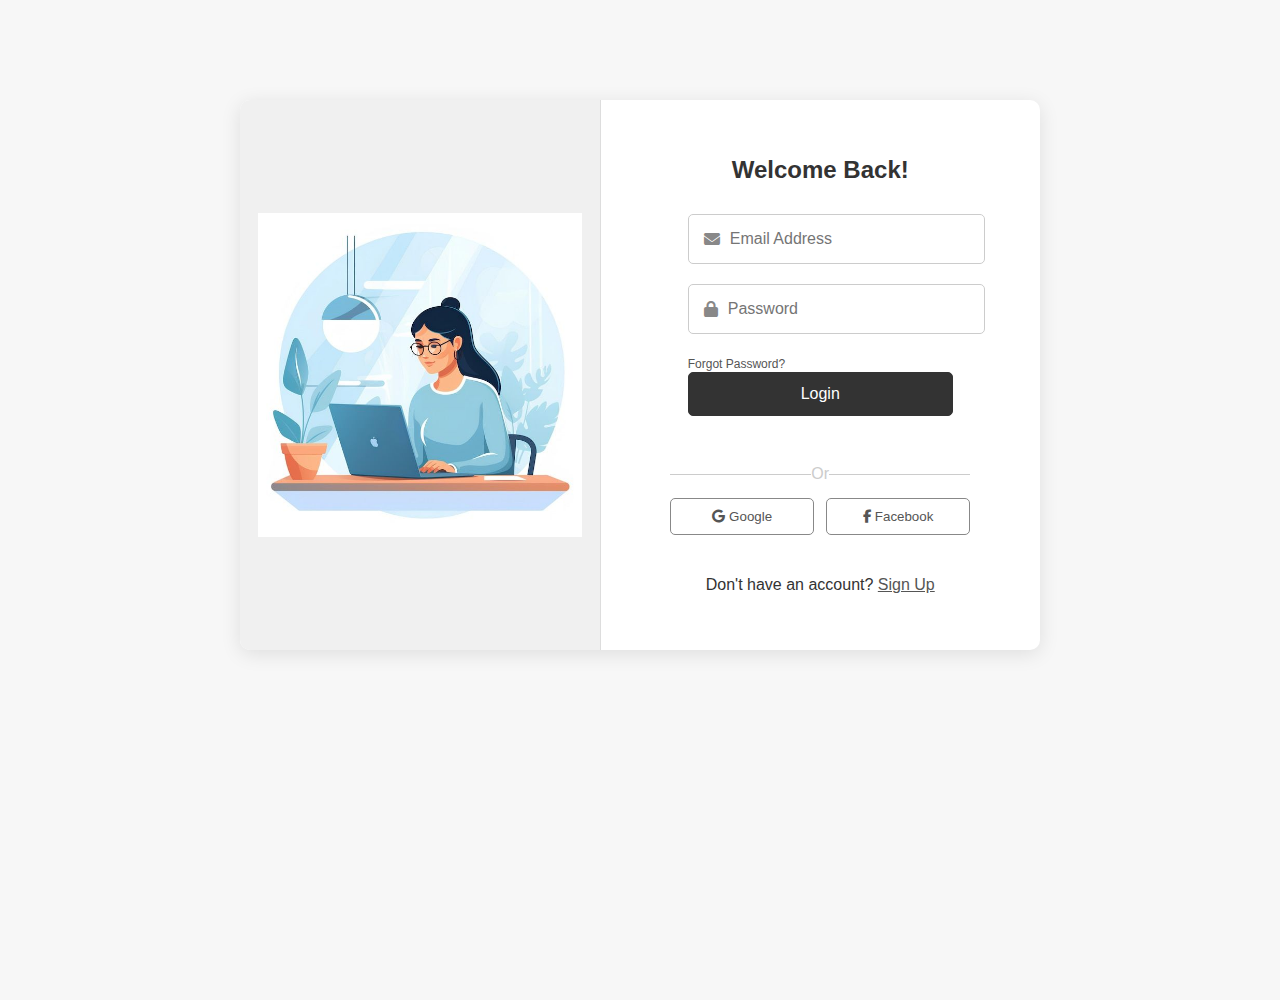
<file: index.html>
<!DOCTYPE html>
<html lang="id">
<head>
    <meta charset="UTF-8">
    <meta name="viewport" content="width=device-width, initial-scale=1.0">
    <title>Halaman Login</title>
    <link rel="stylesheet" href="css/style.css">
    <link rel="stylesheet" href="https://cdnjs.cloudflare.com/ajax/libs/font-awesome/6.5.1/css/all.min.css">
</head>
<body>
    <div class="main-login-wrapper">
        <div class="login-illustration">
            <img src="img/ilu.jpg" alt="Ilustrasi" class="illustration-image">
        </div>
        
        <div class="login-form-container">
            <h1 class="welcome-text">Welcome Back!</h1>
            <form id="loginForm">
                <div class="input-group">
                    <i class="fas fa-envelope icon"></i>
                    <input type="email" id="email" placeholder="Email Address" required>
                </div>
                <div class="input-group">
                    <i class="fas fa-lock icon"></i>
                    <input type="password" id="password" placeholder="Password" required>
                </div>
                <a href="#" class="forgot-password">Forgot Password?</a>
                <button type="submit" class="login-button">Login</button>
            </form>
            <p id="errorMessage" class="error-message"></p>
            <div class="separator">
                <span>Or</span>
            </div>
            <div class="social-login">
                <button class="social-button google"><i class="fab fa-google"></i> Google</button>
                <button class="social-button facebook"><i class="fab fa-facebook-f"></i> Facebook</button>
            </div>
            <p class="signup-text">Don't have an account? <a href="#">Sign Up</a></p>
        </div>
    </div>
    <script src="js/script.js"></script>
</body>
</html>
</file>
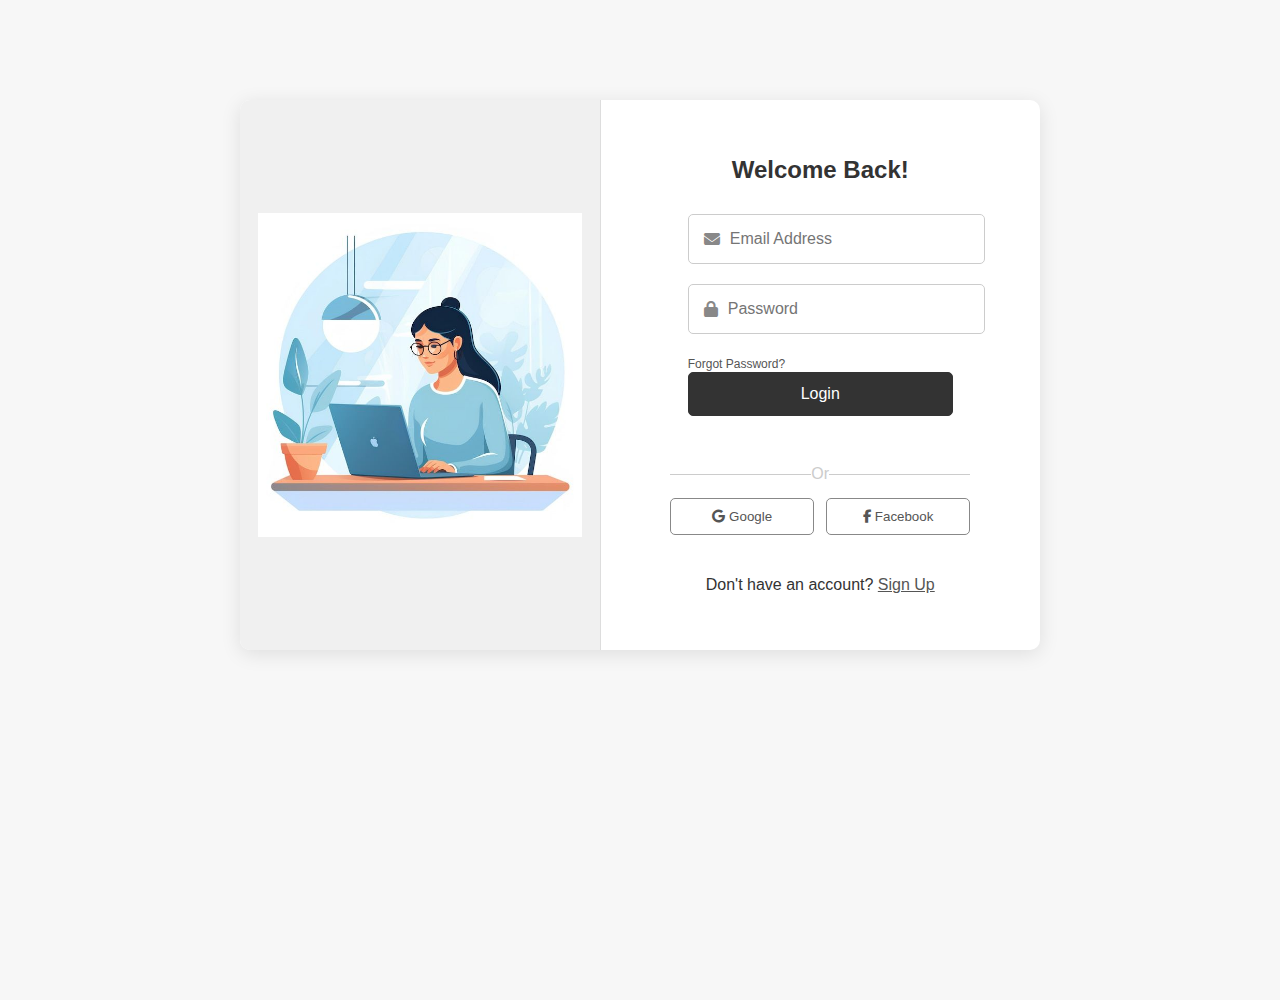
<file: dashboard.html>
<!DOCTYPE html>
<html lang="id">
<head>
    <meta charset="UTF-8">
    <meta name="viewport" content="width=device-width, initial-scale=1.0">
    <title>Dashboard</title>
    <link rel="stylesheet" href="css/style.css">
    <link rel="stylesheet" href="https://cdnjs.cloudflare.com/ajax/libs/font-awesome/6.5.1/css/all.min.css">
</head>
<body>
    <div class="dashboard-wrapper">
        <aside class="sidebar-menu">
            <button class="sidebar-item active" title="Dashboard">
                <i class="fas fa-home"></i> 
            </button>
            <a href="products.html" class="sidebar-item" title="List Produk">
                <i class="fas fa-th-large"></i> 
            </a>
            <button class="sidebar-item" title="Data">
                <i class="fas fa-chart-bar"></i>
            </button>
            <button class="sidebar-item" title="Settings">
                <i class="fas fa-cog"></i>
            </button>
            <button id="logoutBtn" class="sidebar-item logout" title="Logout">
                <i class="fas fa-sign-out-alt"></i>
            </button>
        </aside>

        <main class="dashboard-main-content">
            <h1>Dashboard</h1>

            <div class="stats-grid-container">
                <div class="stats-grid-wrapper">
                    
                    <div class="stat-card minimal">
                        <i class="fas fa-shopping-bag card-icon"></i>
                        <p class="stat-label">Total Products</p>
                        <p id="totalProducts" class="stat-value">0</p>
                    </div>
                    
                    <div class="stat-card minimal">
                        <i class="fas fa-shopping-cart card-icon"></i>
                        <p class="stat-label">Total Sales</p>
                        <p id="totalSales" class="stat-value">0</p>
                    </div>
                    
                    <div class="stat-card minimal">
                        <i class="fas fa-dollar-sign card-icon"></i>
                        <p class="stat-label">Total Revenue</p>
                        <p id="totalRevenue" class="stat-value">Rp 0</p>
                    </div>
                </div>

                <button id="viewProductsBtn" class="action-button">Lihat Data Produk →</button>
            </div>
        </main>
    </div>

    <script src="js/script.js"></script>
</body>
</html>
</file>
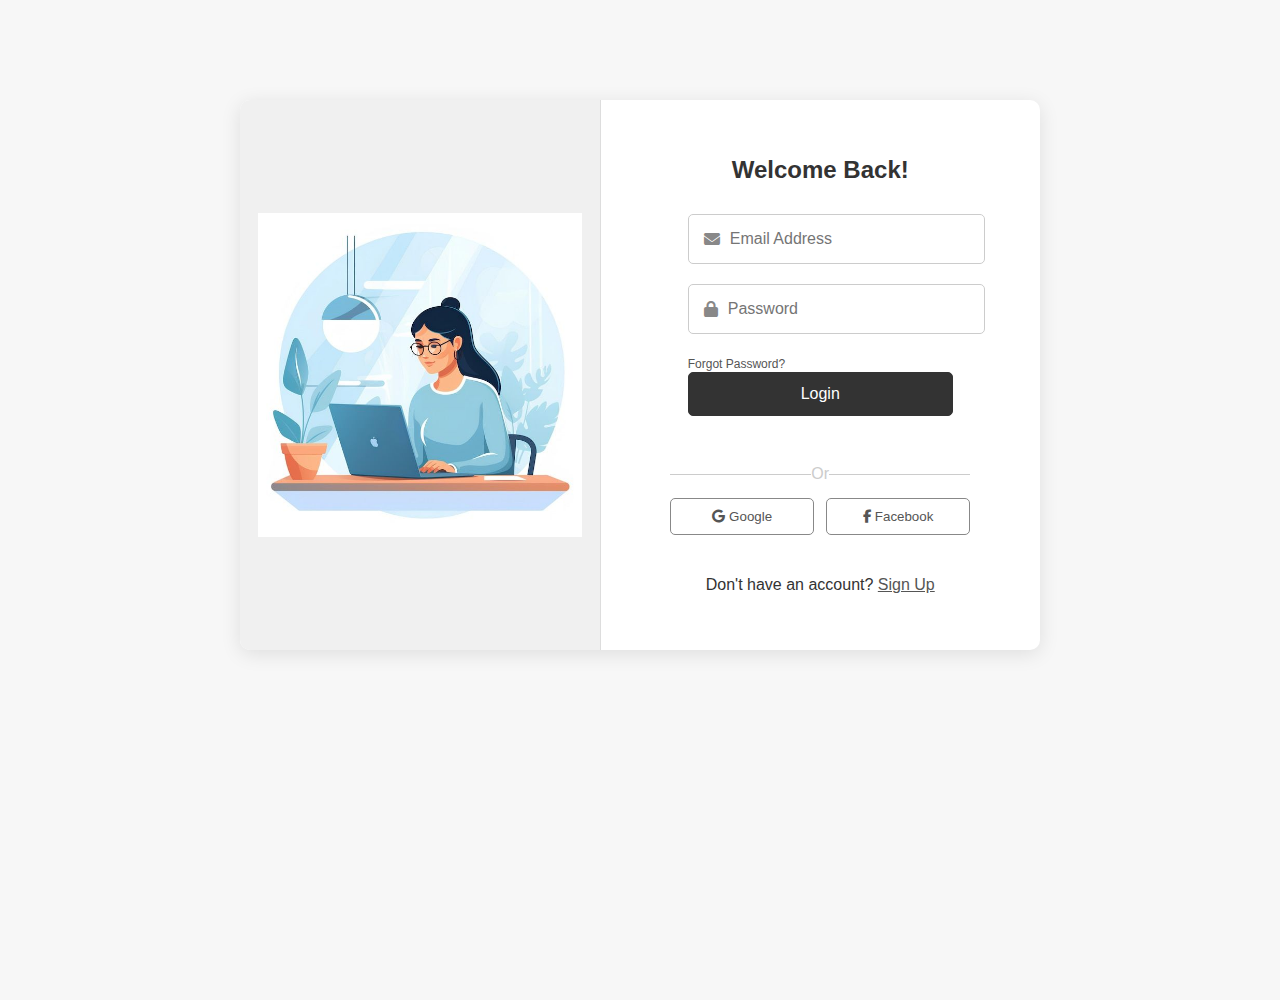
<file: products.html>
<!DOCTYPE html>
<html lang="id">
<head>
    <meta charset="UTF-8">
    <meta name="viewport" content="width=device-width, initial-scale=1.0">
    <title>List Data Produk</title>
    <link rel="stylesheet" href="css/style.css">
    <link rel="stylesheet" href="https://cdnjs.cloudflare.com/ajax/libs/font-awesome/6.5.1/css/all.min.css">
</head>
<body>
    <div class="dashboard-wrapper">
        <aside class="sidebar-menu">
            <a href="dashboard.html" class="sidebar-item" title="Dashboard">
                <i class="fas fa-home"></i> 
            </a>
            <button class="sidebar-item active" title="List Produk">
                <i class="fas fa-th-large"></i> 
            </button>
            <button class="sidebar-item" title="Data">
                <i class="fas fa-chart-bar"></i>
            </button>
            <button class="sidebar-item" title="Settings">
                <i class="fas fa-cog"></i>
            </button>
            <button id="logoutBtn" class="sidebar-item logout" title="Logout">
                <i class="fas fa-sign-out-alt"></i>
            </button>
        </aside>

        <main class="product-main-content">
            <h1>List Data Product</h1>

            <div class="table-container list-product-card">
                <table id="productTable">
                    <thead>
                        <tr>
                            <th>No</th>
                            <th>Product Name</th>
                            <th>Price</th>
                            <th>Stock</th>
                            <th>Aksi</th> </tr>
                    </thead>
                    <tbody>
                        </tbody>
                </table>
            </div>
        </main>
    </div>

    <script src="js/script.js"></script>
</body>
</html>
</file>
<file: css/style.css>
/* GLOBAL STYLES & MONOCHROME BASE */

body {
    font-family: 'Segoe UI', Tahoma, Geneva, Verdana, sans-serif;
    margin: 0;
    background-color: #f7f7f7; 
    color: #333;
    min-height: 100vh;
}


/* 1. LOGIN PAGE */

.main-login-wrapper {
    display: flex; 
    width: 800px; 
    height: 550px; 
    background-color: white;
    border-radius: 10px;
    box-shadow: 0 4px 20px rgba(0, 0, 0, 0.1);
    overflow: hidden;
    margin: 100px auto; 
}
.login-illustration {
    flex: 1; 
    background-color: #f0f0f0; 
    display: flex;
    justify-content: center;
    align-items: center;
    border-right: 1px solid #ddd;
}
.illustration-image {
    max-width: 90%; 
    max-height: 90%; 
    height: auto;
    display: block;
    padding: 10px; 
}
.login-form-container {
    flex: 1; 
    padding: 40px;
    display: flex;
    flex-direction: column;
    align-items: center;
    justify-content: center;
}
.welcome-text {
    font-size: 24px;
    font-weight: bold;
    margin-bottom: 30px;
}
.input-group {
    display: flex;
    align-items: center;
    width: 100%;
    max-width: 300px;
    margin-bottom: 20px;
    border: 1px solid #ccc;
    border-radius: 5px;
    padding: 10px 15px;
}
.input-group .icon { color: #888; margin-right: 10px; }
.input-group input { border: none; outline: none; flex-grow: 1; padding: 5px 0; font-size: 16px; }
.forgot-password {
    align-self: flex-end; 
    font-size: 12px;
    color: #555; 
    text-decoration: none;
    margin-top: -10px;
    margin-bottom: 25px;
}
.login-button {
    width: 100%;
    max-width: 300px;
    padding: 12px;
    background-color: #333; 
    color: white;
    border: 1px solid #333;
    border-radius: 5px;
    cursor: pointer;
    font-size: 16px;
    transition: background-color 0.3s;
    margin-bottom: 20px;
}
.login-button:hover { background-color: #555; }
.separator {
    display: flex; align-items: center; text-align: center; width: 100%; max-width: 300px; margin: 15px 0; color: #ccc;
}
.separator::before, .separator::after { content: ''; flex: 1; border-bottom: 1px solid #ccc; }
.social-login {
    display: flex; justify-content: space-between; width: 100%; max-width: 300px; margin-bottom: 25px;
}
.social-button {
    flex-basis: 48%; padding: 10px; border: 1px solid #888; background-color: white; color: #555; border-radius: 5px; cursor: pointer;
}
.social-button:hover { background-color: #f0f0f0; }
.signup-text a { color: #555; text-decoration: underline; }
.error-message { color: #cc0000; margin-top: -10px; margin-bottom: 15px; font-size: 14px; height: 18px; }


/* DASHBOARD & PRODUCT LIST LAYOUT */

.dashboard-wrapper {
    display: flex; 
    min-height: 100vh;
}


.sidebar-menu {
    width: 70px; 
    background-color: white;
    border-right: 1px solid #eee;
    padding-top: 20px;
    display: flex;
    flex-direction: column;
    align-items: center;
    box-shadow: 2px 0 5px rgba(0,0,0,0.05);
}
.sidebar-item {
    background: none; border: none; cursor: pointer; padding: 15px; font-size: 1.5em; color: #888; border-radius: 8px;
    margin: 10px 0; 
    text-decoration: none; 
    transition: background-color 0.2s, color 0.2s;
}
.sidebar-item:hover, .sidebar-item.active { background-color: #f0f0f0; color: #333; }
.sidebar-item.logout { margin-top: auto; margin-bottom: 20px; }

/* Main Content Area */
.dashboard-main-content, .product-main-content { 
    flex-grow: 1; 
    padding: 30px 40px;
}
.dashboard-main-content h1, .product-main-content h1 {
    font-size: 2em; margin-top: 0; margin-bottom: 30px;
}


/* DASHBOARD STYLES */

.stats-grid-container {
    background-color: white;
    padding: 20px;
    border-radius: 10px;
    box-shadow: 0 4px 10px rgba(0, 0, 0, 0.05);
}
.stats-grid-wrapper {
    display: grid;
    grid-template-columns: repeat(3, 1fr);
    gap: 20px;
}
.stat-card.minimal {
    background: white; padding: 20px; border: 1px solid #eee; border-radius: 8px; text-align: center;
}
.card-icon {
    font-size: 1.8em; color: #555; background-color: #f0f0f0; padding: 10px; border-radius: 50%; margin-bottom: 10px;
}
.stat-label {
    margin: 0; color: #666; font-size: 0.9em;
}
.stat-value {
    font-size: 1.8em; font-weight: bold; color: #333; margin-top: 5px;
}
.action-button {
    margin-top: 30px; padding: 10px 20px; background-color: #333; color: white; border: none; border-radius: 5px; cursor: pointer; font-size: 1em; transition: background-color 0.3s;
}
.action-button:hover { background-color: #555; }



/* PRODUCT LIST STYLES */

.list-product-card {
    background: white; padding: 30px; border-radius: 10px; box-shadow: 0 4px 10px rgba(0, 0, 0, 0.05);
}
#productTable {
    width: 100%; border-collapse: collapse; text-align: left;
}
#productTable thead th {
    background-color: white; padding: 15px 15px; border-bottom: 1px solid #ddd; font-weight: bold; color: #333;
}
#productTable tbody td {
    padding: 15px 15px; border-bottom: 1px solid #eee; vertical-align: middle;
}

#productTable thead th:first-child, 
#productTable tbody td:first-child { width: 50px; text-align: center; }
#productTable thead th:last-child, 
#productTable tbody td:last-child { width: 80px; text-align: center; }


.action-btn {
    background: none; border: none; cursor: pointer; font-size: 1em; margin: 0 3px; padding: 5px; transition: opacity 0.2s;
}
.action-btn.edit { color: #555; }
.action-btn.delete { color: #888; }
.action-btn:hover { opacity: 0.7; }
</file>
